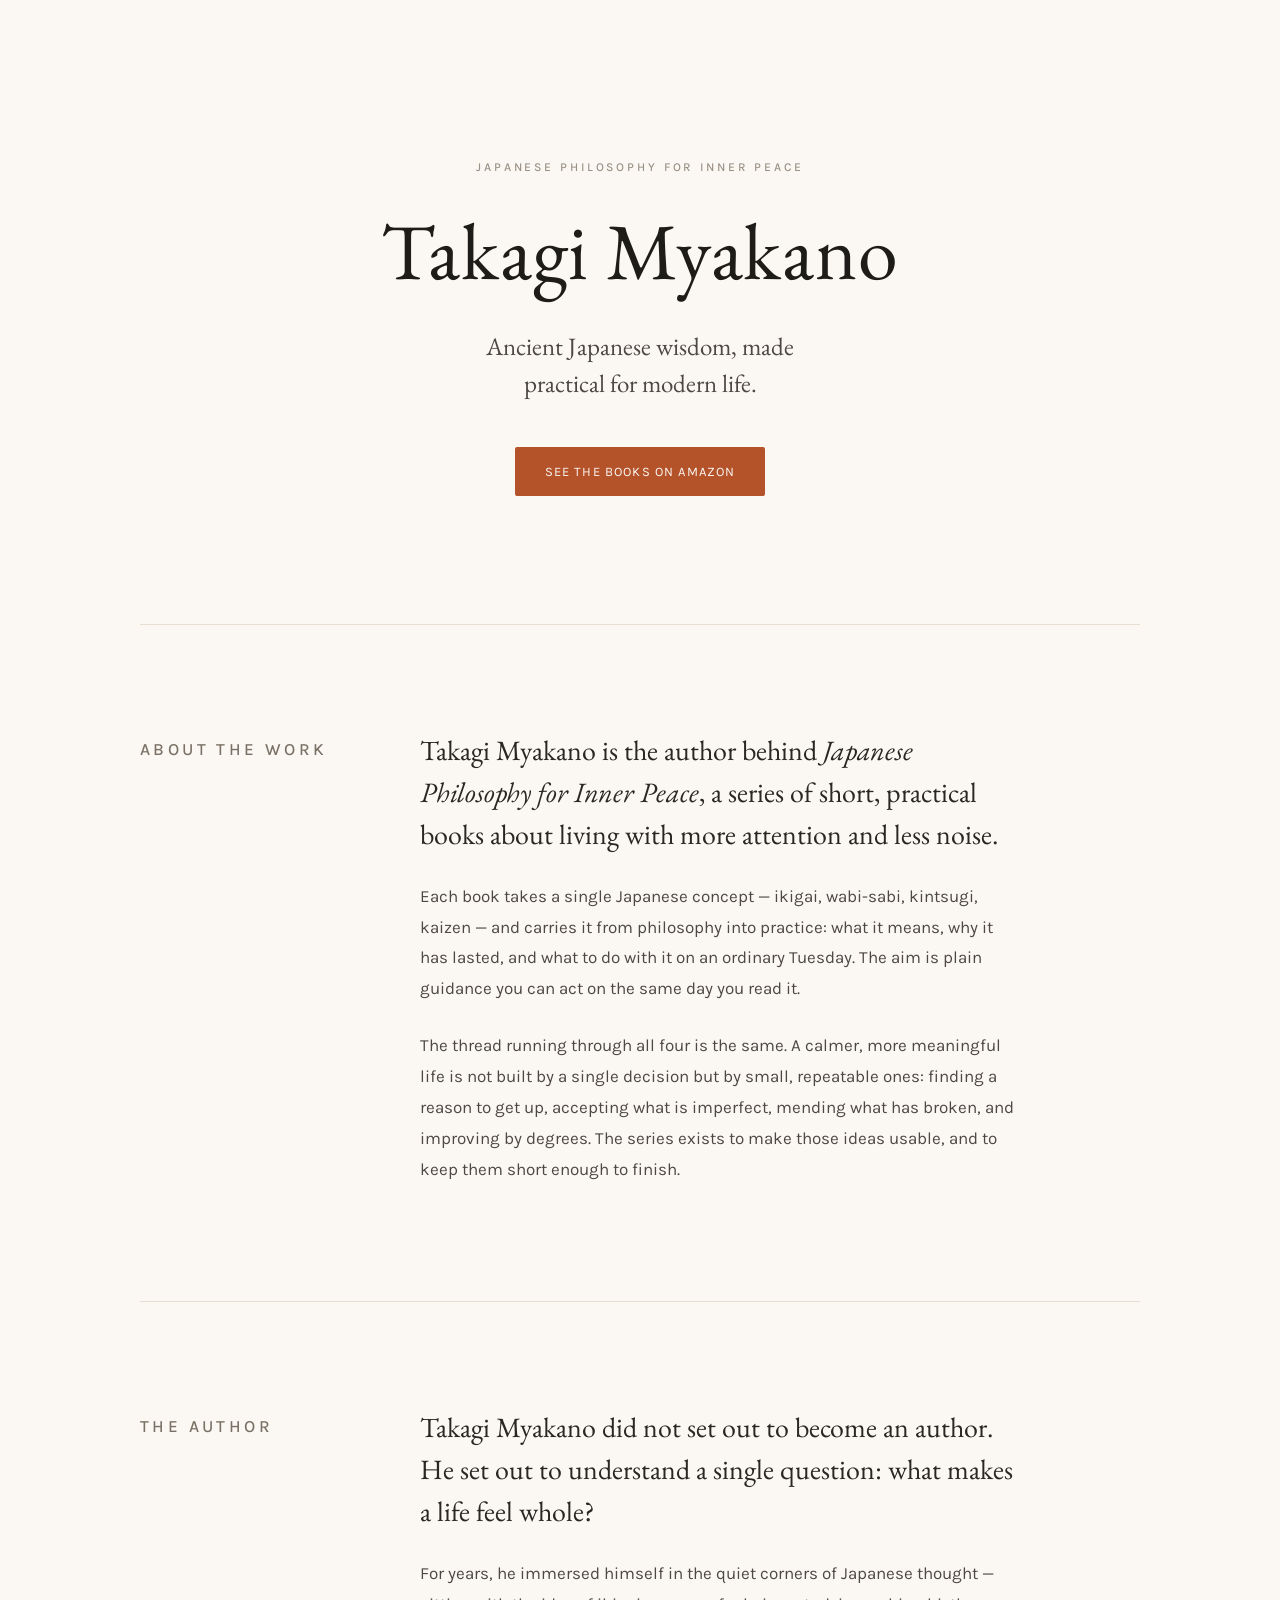
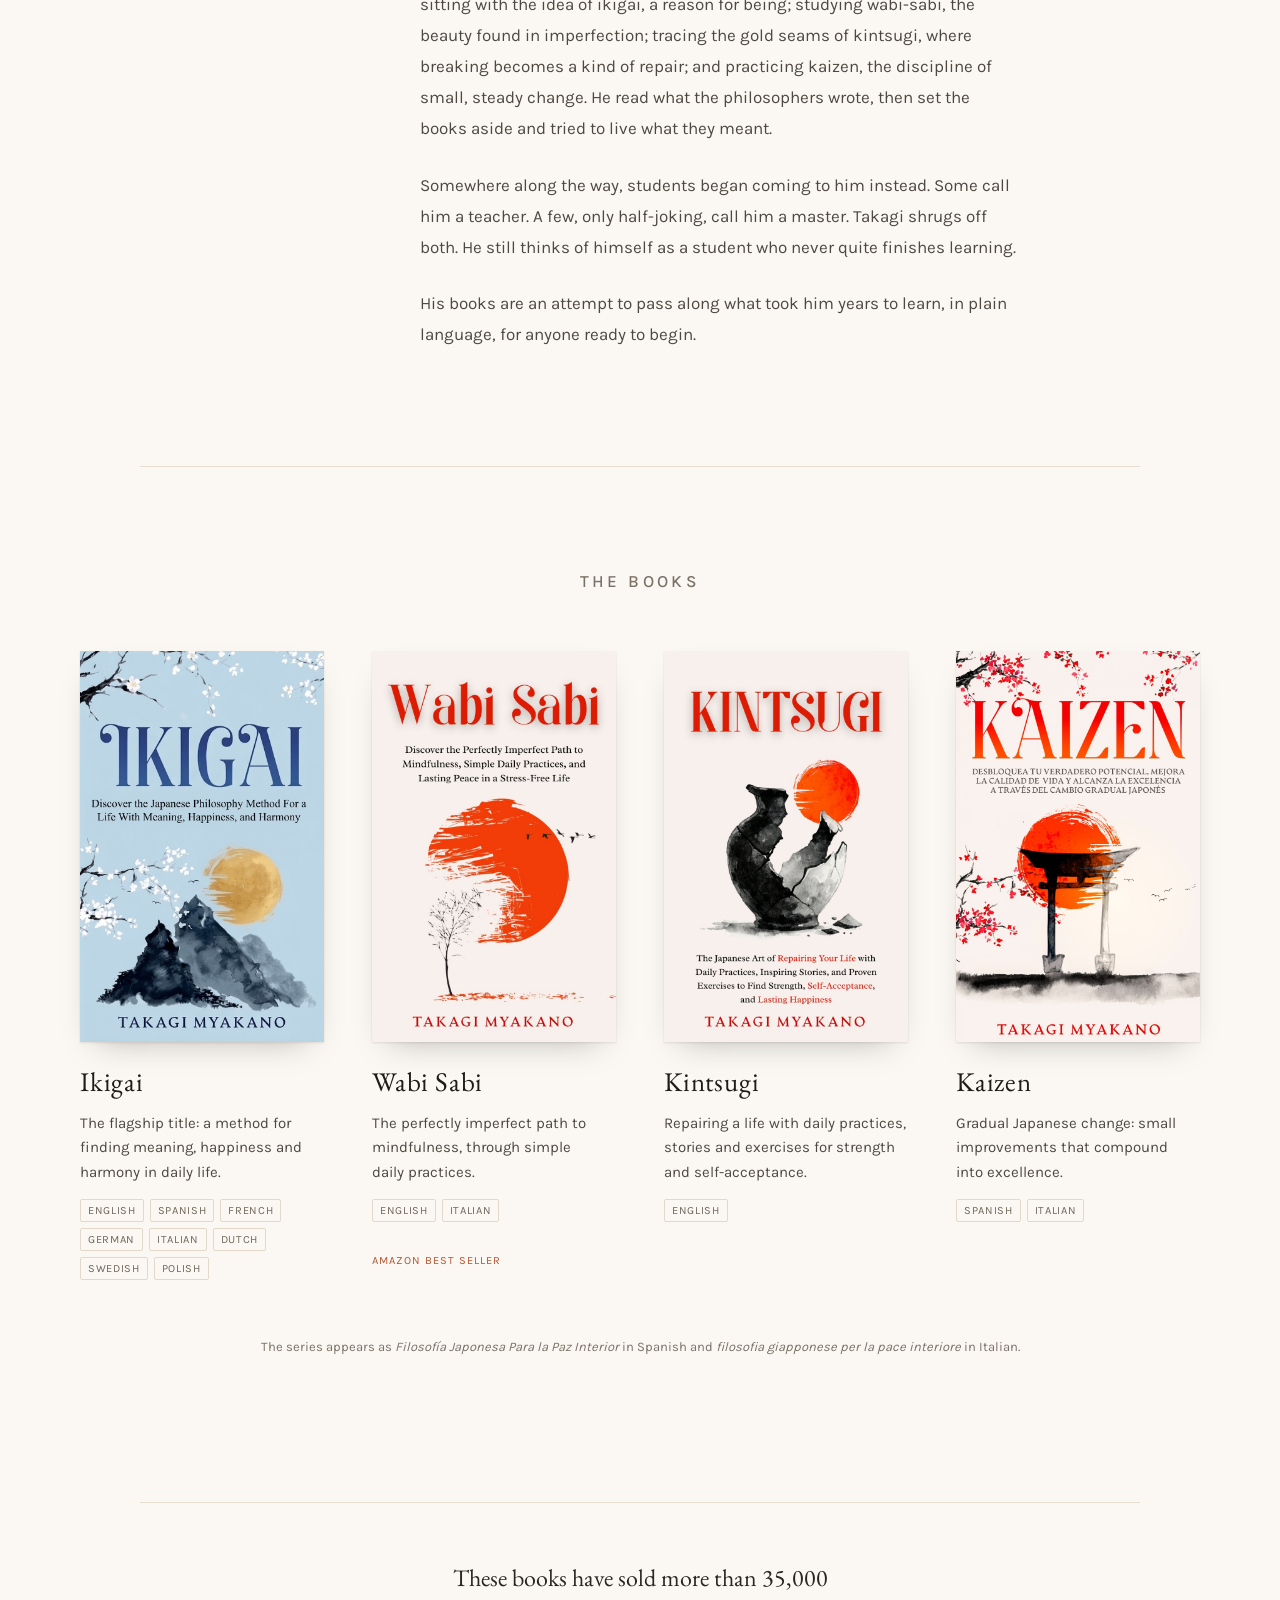
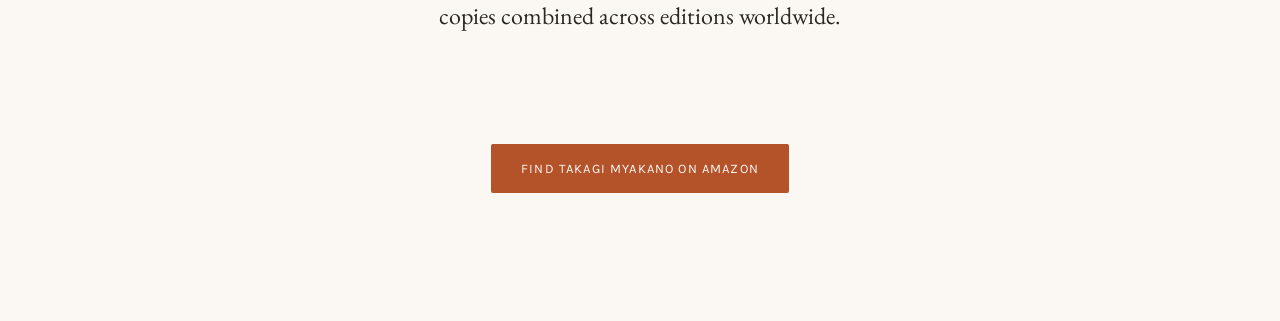
<file: index.html>
<!DOCTYPE html>
<html lang="en"><head>
<meta charset="utf-8">
<meta name="viewport" content="width=device-width, initial-scale=1">

<!-- ===== SEO: the point of this site is to rank for the author's name ===== -->
<title>Takagi Myakano — Japanese Philosophy for Inner Peace</title>
<meta name="description" content="Takagi Myakano is the author behind Japanese Philosophy for Inner Peace: short, practical books on ikigai, wabi-sabi, kintsugi and kaizen.">
<!-- Add once the real domain is live:
<link rel="canonical" href="https://YOUR-DOMAIN.com/" />
<meta property="og:url" content="https://YOUR-DOMAIN.com/" />
<meta property="og:image" content="https://YOUR-DOMAIN.com/ikigai-en.jpg" />
-->

<meta property="og:type" content="website">
<meta property="og:title" content="Takagi Myakano — Japanese Philosophy for Inner Peace">
<meta property="og:description" content="Ancient Japanese wisdom, made practical for modern life.">
<meta name="twitter:card" content="summary_large_image">

<link rel="preconnect" href="https://fonts.googleapis.com">
<link rel="preconnect" href="https://fonts.gstatic.com" crossorigin="">
<style>/* cyrillic-ext */
@font-face {
  font-family: 'EB Garamond';
  font-style: italic;
  font-weight: 400;
  font-display: swap;
  src: url("font-01.woff2") format('woff2');
  unicode-range: U+0460-052F, U+1C80-1C8A, U+20B4, U+2DE0-2DFF, U+A640-A69F, U+FE2E-FE2F;
}
/* cyrillic */
@font-face {
  font-family: 'EB Garamond';
  font-style: italic;
  font-weight: 400;
  font-display: swap;
  src: url("font-02.woff2") format('woff2');
  unicode-range: U+0301, U+0400-045F, U+0490-0491, U+04B0-04B1, U+2116;
}
/* greek-ext */
@font-face {
  font-family: 'EB Garamond';
  font-style: italic;
  font-weight: 400;
  font-display: swap;
  src: url("font-03.woff2") format('woff2');
  unicode-range: U+1F00-1FFF;
}
/* greek */
@font-face {
  font-family: 'EB Garamond';
  font-style: italic;
  font-weight: 400;
  font-display: swap;
  src: url("font-04.woff2") format('woff2');
  unicode-range: U+0370-0377, U+037A-037F, U+0384-038A, U+038C, U+038E-03A1, U+03A3-03FF;
}
/* vietnamese */
@font-face {
  font-family: 'EB Garamond';
  font-style: italic;
  font-weight: 400;
  font-display: swap;
  src: url("font-05.woff2") format('woff2');
  unicode-range: U+0102-0103, U+0110-0111, U+0128-0129, U+0168-0169, U+01A0-01A1, U+01AF-01B0, U+0300-0301, U+0303-0304, U+0308-0309, U+0323, U+0329, U+1EA0-1EF9, U+20AB;
}
/* latin-ext */
@font-face {
  font-family: 'EB Garamond';
  font-style: italic;
  font-weight: 400;
  font-display: swap;
  src: url("font-06.woff2") format('woff2');
  unicode-range: U+0100-02BA, U+02BD-02C5, U+02C7-02CC, U+02CE-02D7, U+02DD-02FF, U+0304, U+0308, U+0329, U+1D00-1DBF, U+1E00-1E9F, U+1EF2-1EFF, U+2020, U+20A0-20AB, U+20AD-20C4, U+2113, U+2C60-2C7F, U+A720-A7FF;
}
/* latin */
@font-face {
  font-family: 'EB Garamond';
  font-style: italic;
  font-weight: 400;
  font-display: swap;
  src: url("font-07.woff2") format('woff2');
  unicode-range: U+0000-00FF, U+0131, U+0152-0153, U+02BB-02BC, U+02C6, U+02DA, U+02DC, U+0304, U+0308, U+0329, U+2000-206F, U+20AC, U+2122, U+2191, U+2193, U+2212, U+2215, U+FEFF, U+FFFD;
}
/* cyrillic-ext */
@font-face {
  font-family: 'EB Garamond';
  font-style: normal;
  font-weight: 400;
  font-display: swap;
  src: url("font-08.woff2") format('woff2');
  unicode-range: U+0460-052F, U+1C80-1C8A, U+20B4, U+2DE0-2DFF, U+A640-A69F, U+FE2E-FE2F;
}
/* cyrillic */
@font-face {
  font-family: 'EB Garamond';
  font-style: normal;
  font-weight: 400;
  font-display: swap;
  src: url("font-09.woff2") format('woff2');
  unicode-range: U+0301, U+0400-045F, U+0490-0491, U+04B0-04B1, U+2116;
}
/* greek-ext */
@font-face {
  font-family: 'EB Garamond';
  font-style: normal;
  font-weight: 400;
  font-display: swap;
  src: url("font-10.woff2") format('woff2');
  unicode-range: U+1F00-1FFF;
}
/* greek */
@font-face {
  font-family: 'EB Garamond';
  font-style: normal;
  font-weight: 400;
  font-display: swap;
  src: url("font-11.woff2") format('woff2');
  unicode-range: U+0370-0377, U+037A-037F, U+0384-038A, U+038C, U+038E-03A1, U+03A3-03FF;
}
/* vietnamese */
@font-face {
  font-family: 'EB Garamond';
  font-style: normal;
  font-weight: 400;
  font-display: swap;
  src: url("font-12.woff2") format('woff2');
  unicode-range: U+0102-0103, U+0110-0111, U+0128-0129, U+0168-0169, U+01A0-01A1, U+01AF-01B0, U+0300-0301, U+0303-0304, U+0308-0309, U+0323, U+0329, U+1EA0-1EF9, U+20AB;
}
/* latin-ext */
@font-face {
  font-family: 'EB Garamond';
  font-style: normal;
  font-weight: 400;
  font-display: swap;
  src: url("font-13.woff2") format('woff2');
  unicode-range: U+0100-02BA, U+02BD-02C5, U+02C7-02CC, U+02CE-02D7, U+02DD-02FF, U+0304, U+0308, U+0329, U+1D00-1DBF, U+1E00-1E9F, U+1EF2-1EFF, U+2020, U+20A0-20AB, U+20AD-20C4, U+2113, U+2C60-2C7F, U+A720-A7FF;
}
/* latin */
@font-face {
  font-family: 'EB Garamond';
  font-style: normal;
  font-weight: 400;
  font-display: swap;
  src: url("font-14.woff2") format('woff2');
  unicode-range: U+0000-00FF, U+0131, U+0152-0153, U+02BB-02BC, U+02C6, U+02DA, U+02DC, U+0304, U+0308, U+0329, U+2000-206F, U+20AC, U+2122, U+2191, U+2193, U+2212, U+2215, U+FEFF, U+FFFD;
}
/* cyrillic-ext */
@font-face {
  font-family: 'EB Garamond';
  font-style: normal;
  font-weight: 500;
  font-display: swap;
  src: url("font-08.woff2") format('woff2');
  unicode-range: U+0460-052F, U+1C80-1C8A, U+20B4, U+2DE0-2DFF, U+A640-A69F, U+FE2E-FE2F;
}
/* cyrillic */
@font-face {
  font-family: 'EB Garamond';
  font-style: normal;
  font-weight: 500;
  font-display: swap;
  src: url("font-09.woff2") format('woff2');
  unicode-range: U+0301, U+0400-045F, U+0490-0491, U+04B0-04B1, U+2116;
}
/* greek-ext */
@font-face {
  font-family: 'EB Garamond';
  font-style: normal;
  font-weight: 500;
  font-display: swap;
  src: url("font-10.woff2") format('woff2');
  unicode-range: U+1F00-1FFF;
}
/* greek */
@font-face {
  font-family: 'EB Garamond';
  font-style: normal;
  font-weight: 500;
  font-display: swap;
  src: url("font-11.woff2") format('woff2');
  unicode-range: U+0370-0377, U+037A-037F, U+0384-038A, U+038C, U+038E-03A1, U+03A3-03FF;
}
/* vietnamese */
@font-face {
  font-family: 'EB Garamond';
  font-style: normal;
  font-weight: 500;
  font-display: swap;
  src: url("font-12.woff2") format('woff2');
  unicode-range: U+0102-0103, U+0110-0111, U+0128-0129, U+0168-0169, U+01A0-01A1, U+01AF-01B0, U+0300-0301, U+0303-0304, U+0308-0309, U+0323, U+0329, U+1EA0-1EF9, U+20AB;
}
/* latin-ext */
@font-face {
  font-family: 'EB Garamond';
  font-style: normal;
  font-weight: 500;
  font-display: swap;
  src: url("font-13.woff2") format('woff2');
  unicode-range: U+0100-02BA, U+02BD-02C5, U+02C7-02CC, U+02CE-02D7, U+02DD-02FF, U+0304, U+0308, U+0329, U+1D00-1DBF, U+1E00-1E9F, U+1EF2-1EFF, U+2020, U+20A0-20AB, U+20AD-20C4, U+2113, U+2C60-2C7F, U+A720-A7FF;
}
/* latin */
@font-face {
  font-family: 'EB Garamond';
  font-style: normal;
  font-weight: 500;
  font-display: swap;
  src: url("font-14.woff2") format('woff2');
  unicode-range: U+0000-00FF, U+0131, U+0152-0153, U+02BB-02BC, U+02C6, U+02DA, U+02DC, U+0304, U+0308, U+0329, U+2000-206F, U+20AC, U+2122, U+2191, U+2193, U+2212, U+2215, U+FEFF, U+FFFD;
}
/* latin-ext */
@font-face {
  font-family: 'Karla';
  font-style: normal;
  font-weight: 400;
  font-display: swap;
  src: url("font-15.woff2") format('woff2');
  unicode-range: U+0100-02BA, U+02BD-02C5, U+02C7-02CC, U+02CE-02D7, U+02DD-02FF, U+0304, U+0308, U+0329, U+1D00-1DBF, U+1E00-1E9F, U+1EF2-1EFF, U+2020, U+20A0-20AB, U+20AD-20C4, U+2113, U+2C60-2C7F, U+A720-A7FF;
}
/* latin */
@font-face {
  font-family: 'Karla';
  font-style: normal;
  font-weight: 400;
  font-display: swap;
  src: url("font-16.woff2") format('woff2');
  unicode-range: U+0000-00FF, U+0131, U+0152-0153, U+02BB-02BC, U+02C6, U+02DA, U+02DC, U+0304, U+0308, U+0329, U+2000-206F, U+20AC, U+2122, U+2191, U+2193, U+2212, U+2215, U+FEFF, U+FFFD;
}
/* latin-ext */
@font-face {
  font-family: 'Karla';
  font-style: normal;
  font-weight: 500;
  font-display: swap;
  src: url("font-15.woff2") format('woff2');
  unicode-range: U+0100-02BA, U+02BD-02C5, U+02C7-02CC, U+02CE-02D7, U+02DD-02FF, U+0304, U+0308, U+0329, U+1D00-1DBF, U+1E00-1E9F, U+1EF2-1EFF, U+2020, U+20A0-20AB, U+20AD-20C4, U+2113, U+2C60-2C7F, U+A720-A7FF;
}
/* latin */
@font-face {
  font-family: 'Karla';
  font-style: normal;
  font-weight: 500;
  font-display: swap;
  src: url("font-16.woff2") format('woff2');
  unicode-range: U+0000-00FF, U+0131, U+0152-0153, U+02BB-02BC, U+02C6, U+02DA, U+02DC, U+0304, U+0308, U+0329, U+2000-206F, U+20AC, U+2122, U+2191, U+2193, U+2212, U+2215, U+FEFF, U+FFFD;
}
</style>

<style>
  :root {
    --bg: #FBF8F3;
    --ink: #1E1C19;
    --ink-2: #2A2723;
    --body: #4E4842;
    --muted: #7A7166;
    --label: #9A9186;
    --rule: #E7DFD2;
    --chip: #E2D9CA;
    --accent: #B4522A;
    --accent-dark: #8E3F1F;
    --serif: 'EB Garamond', Georgia, serif;
    --sans: Karla, system-ui, -apple-system, sans-serif;
  }
  * { box-sizing: border-box; }
  html, body { margin: 0; padding: 0; }
  body {
    background: var(--bg);
    color: var(--ink);
    font-family: var(--sans);
    -webkit-font-smoothing: antialiased;
  }
  ::selection { background: #EADFCF; }
  a { color: var(--accent); text-decoration: none; }
  a:hover { color: var(--accent-dark); }
  img { max-width: 100%; }

  .wrap { max-width: 1080px; margin: 0 auto; padding-inline: 40px; }
  .wrap--wide { max-width: 1200px; }
  .rule { height: 1px; background: var(--rule); }
  .label {
    font-family: var(--sans); font-weight: 500; font-size: 12px; letter-spacing: 0.24em;
    text-transform: uppercase; color: var(--label); margin: 0; max-width: none;
  }

  .btn {
    display: inline-flex; align-items: center;
    padding: 17px 30px; border-radius: 2px;
    background: var(--accent); color: var(--bg);
    font-size: 13px; letter-spacing: 0.09em; text-transform: uppercase;
  }
  .btn:hover { background: var(--accent-dark); color: var(--bg); }

  /* Hero */
  .hero {
    padding-block: 160px 128px;
    display: flex; flex-direction: column; align-items: center;
    text-align: center; gap: 36px;
  }
  .hero h1 {
    font-family: var(--serif); font-weight: 400; font-size: 80px;
    line-height: 1.02; letter-spacing: 0.01em; margin: 0;
  }
  .hero p:not(.label) {
    font-family: var(--serif); font-size: 25px; line-height: 1.5;
    color: var(--body); margin: 0; max-width: 28ch; text-wrap: pretty;
  }
  .hero .btn { margin-top: 8px; }

  /* Two-column prose sections */
  .prose {
    padding-block: 104px 116px;
    display: grid; grid-template-columns: 220px 1fr; gap: 60px; align-items: start;
  }
  h2.label { font-size: 17px; letter-spacing: 0.2em; color: var(--muted); }
  .prose .label { margin-top: 10px; }
  .prose-body { display: flex; flex-direction: column; gap: 26px; max-width: 60ch; }
  .prose-body .prose-lead {
    font-family: var(--serif); font-size: 28px; line-height: 1.5;
    color: var(--ink-2); margin: 0; text-wrap: pretty;
  }
  .prose-body p { font-size: 17px; line-height: 1.82; color: var(--body); margin: 0; text-wrap: pretty; }

  /* Books */
  .books { padding-block: 104px 40px; }
  .books > .label { margin-bottom: 60px; text-align: center; }
  .book-grid { display: grid; grid-template-columns: repeat(4, 1fr); gap: 48px; align-items: start; }
  .book { display: flex; flex-direction: column; gap: 22px; }
  .book-cover {
    display: flex; align-items: flex-end; aspect-ratio: 0.625;
    box-shadow: 0 1px 2px rgba(30,28,25,0.10), 0 14px 32px -18px rgba(30,28,25,0.35);
    transition: box-shadow 180ms ease;
  }
  .book-cover:hover { box-shadow: 0 1px 2px rgba(30,28,25,0.14), 0 20px 40px -18px rgba(30,28,25,0.42); }
  .book-cover img { display: block; width: 100%; height: 100%; object-fit: cover; }
  .book-meta { display: flex; flex-direction: column; gap: 12px; }
  .book h3 {
    font-family: var(--serif); font-weight: 400; font-size: 27px;
    letter-spacing: 0.03em; margin: 0;
  }
  .book p { font-size: 15px; line-height: 1.65; color: var(--body); margin: 0; text-wrap: pretty; }
  .chips { display: flex; flex-wrap: wrap; gap: 6px; margin-top: 2px; list-style: none; padding: 0; }
  .chips li {
    font-size: 11px; letter-spacing: 0.06em; text-transform: uppercase;
    color: #6E6559; border: 1px solid var(--chip); border-radius: 2px; padding: 4px 7px;
  }
  .book p.rating { font-size: 13px; line-height: 1.6; color: var(--muted); margin-top: 2px; }
  .book p.bestseller {
    font-size: 11px; letter-spacing: 0.09em; text-transform: uppercase;
    color: var(--accent); margin-top: 2px;
  }
  .series-note { font-size: 13px; line-height: 1.7; color: var(--muted); margin: 40px 0 0; text-align: center; }

  /* Sales line */
  .proof { padding-top: 104px; }
  .proof-inner { border-top: 1px solid var(--rule); padding-top: 56px; text-align: center; }
  .proof p {
    font-family: var(--serif); font-size: 24px; line-height: 1.6;
    color: var(--ink-2); margin: 0 auto; max-width: 34ch; text-wrap: pretty;
  }

  footer { padding-block: 108px 128px; display: flex; justify-content: center; }


  @media (max-width: 900px) {
    .wrap { padding-inline: 28px; }
    .hero { padding-block: 104px 88px; }
    .hero h1 { font-size: 56px; }
    .hero p:not(.label) { font-size: 21px; }
    .prose { grid-template-columns: 1fr; gap: 24px; padding-block: 72px 80px; }
    .prose .label { margin-top: 0; }
    .prose-body .prose-lead { font-size: 23px; }
    h2.label { font-size: 15px; }
    .books { padding-block: 72px 32px; }
    .book-grid { grid-template-columns: repeat(2, 1fr); gap: 40px 32px; }
    .proof { padding-top: 72px; }
    .proof p { font-size: 21px; }
    footer { padding-block: 72px 96px; }
  }
  @media (max-width: 520px) {
    .hero h1 { font-size: 44px; }
    .book-grid { grid-template-columns: 1fr; gap: 48px; }
    .book-cover { max-width: 260px; }
    .book, .book-meta { align-items: center; text-align: center; }
    .chips { justify-content: center; }
  }
</style>
</head>
<body>


<!-- =====================================================================
     Outbound links are marked data-cta. Each cover points at its own Amazon
     product page; the hero and footer buttons point at the author store.
     ===================================================================== -->

<header class="wrap hero">
  <p class="label">Japanese Philosophy for Inner Peace</p>
  <h1>Takagi Myakano</h1>
  <p>Ancient Japanese wisdom, made practical for modern life.</p>
  <a class="btn" data-cta="hero" href="https://www.amazon.com/stores/Takagi-Myakano/author/B0GLZFG89K?ref=ap_rdr&amp;shoppingPortalEnabled=true&amp;ccs_id=c7dcc5d7-bfad-40f6-aceb-56969d80b4c9" target="_blank" rel="noopener">See the books on Amazon</a>
</header>

<div class="wrap"><div class="rule"></div></div>

<section class="wrap prose">
  <h2 class="label">About the work</h2>
  <div class="prose-body">
    <p class="prose-lead">Takagi Myakano is the author behind <em>Japanese Philosophy for Inner Peace</em>, a series of short, practical books about living with more attention and less noise.</p>
    <p>Each book takes a single Japanese concept — ikigai, wabi-sabi, kintsugi, kaizen — and carries it from philosophy into practice: what it means, why it has lasted, and what to do with it on an ordinary Tuesday. The aim is plain guidance you can act on the same day you read it.</p>
    <p>The thread running through all four is the same. A calmer, more meaningful life is not built by a single decision but by small, repeatable ones: finding a reason to get up, accepting what is imperfect, mending what has broken, and improving by degrees. The series exists to make those ideas usable, and to keep them short enough to finish.</p>
  </div>
</section>

<div class="wrap"><div class="rule"></div></div>

<section class="wrap prose">
  <h2 class="label">The author</h2>
  <div class="prose-body">
    <p class="prose-lead">Takagi Myakano did not set out to become an author. He set out to understand a single question: what makes a life feel whole?</p>
    <p>For years, he immersed himself in the quiet corners of Japanese thought — sitting with the idea of ikigai, a reason for being; studying wabi-sabi, the beauty found in imperfection; tracing the gold seams of kintsugi, where breaking becomes a kind of repair; and practicing kaizen, the discipline of small, steady change. He read what the philosophers wrote, then set the books aside and tried to live what they meant.</p>
    <p>Somewhere along the way, students began coming to him instead. Some call him a teacher. A few, only half-joking, call him a master. Takagi shrugs off both. He still thinks of himself as a student who never quite finishes learning.</p>
    <p>His books are an attempt to pass along what took him years to learn, in plain language, for anyone ready to begin.</p>
  </div>
</section>

<div class="wrap"><div class="rule"></div></div>

<section class="wrap wrap--wide books" id="books">
  <h2 class="label">The Books</h2>

  <div class="book-grid">

    <article class="book">
      <a class="book-cover" data-cta="ikigai" href="https://www.amazon.com/IKIGAI-Discover-Japanese-Philosophy-Happiness/dp/B0H4LHJZPG/" target="_blank" rel="noopener">
        <img src="ikigai-en.jpg" alt="IKIGAI by Takagi Myakano — book cover" width="800" height="1245" loading="lazy">
      </a>
      <div class="book-meta">
        <h3>Ikigai</h3>
        <p>The flagship title: a method for finding meaning, happiness and harmony in daily life.</p>
        <ul class="chips">
          <li>English</li><li>Spanish</li><li>French</li><li>German</li>
          <li>Italian</li><li>Dutch</li><li>Swedish</li><li>Polish</li>
        </ul>
      </div>
    </article>

    <article class="book">
      <a class="book-cover" data-cta="wabi-sabi" href="https://www.amazon.com/Wabi-Sabi-Mindfulness-Stress-Free-Philosophy-ebook/dp/B0FVNMMS9D?ref_=saga_ast_ss_dsk_dp" target="_blank" rel="noopener">
        <img src="wabi-sabi.jpg" alt="Wabi Sabi by Takagi Myakano — book cover" width="800" height="1236" loading="lazy">
      </a>
      <div class="book-meta">
        <h3>Wabi Sabi</h3>
        <p>The perfectly imperfect path to mindfulness, through simple daily practices.</p>
        <ul class="chips"><li>English</li><li>Italian</li></ul>
        <p class="bestseller">Amazon Best Seller</p>
      </div>
    </article>

    <article class="book">
      <a class="book-cover" data-cta="kintsugi" href="https://www.amazon.com/Kintsugi-Repairing-Practices-Self-Acceptance-Philosophy-ebook/dp/B0GNT7WZGG?ref_=saga_ast_ss_dsk_dp" target="_blank" rel="noopener">
        <img src="kintsugi.jpg" alt="Kintsugi by Takagi Myakano — book cover" width="800" height="1236" loading="lazy">
      </a>
      <div class="book-meta">
        <h3>Kintsugi</h3>
        <p>Repairing a life with daily practices, stories and exercises for strength and self-acceptance.</p>
        <ul class="chips"><li>English</li></ul>
      </div>
    </article>

    <article class="book">
      <a class="book-cover" data-cta="kaizen" href="https://www.amazon.ca/KAIZEN-Desbloquea-Verdadero-Potencial-Excelencia-ebook/dp/B0CNTMSLZW?ref_=ast_author_dp&amp;th=1&amp;psc=1" target="_blank" rel="noopener">
        <img src="kaizen.jpg" alt="KAIZEN by Takagi Myakano — book cover" width="800" height="1279" loading="lazy">
      </a>
      <div class="book-meta">
        <h3>Kaizen</h3>
        <p>Gradual Japanese change: small improvements that compound into excellence.</p>
        <ul class="chips"><li>Spanish</li><li>Italian</li></ul>
      </div>
    </article>

  </div>

  <p class="series-note">The series appears as <em>Filosofía Japonesa Para la Paz Interior</em> in Spanish and <em>filosofia giapponese per la pace interiore</em> in Italian.</p>
</section>


<section class="wrap proof">
  <div class="proof-inner">
    <p>These books have sold more than 35,000 copies combined across editions worldwide.</p>
  </div>
</section>

<footer class="wrap">
  <a class="btn" data-cta="footer" href="https://www.amazon.com/stores/Takagi-Myakano/author/B0GLZFG89K?ref=ap_rdr&amp;shoppingPortalEnabled=true&amp;ccs_id=c7dcc5d7-bfad-40f6-aceb-56969d80b4c9" target="_blank" rel="noopener">Find Takagi Myakano on Amazon</a>
</footer>

<!-- Structured data: helps Google connect the name to the body of work.
     Replace the URLs marked REPLACE before launch. -->
<script type="application/ld+json">
{
  "@context": "https://schema.org",
  "@type": "Person",
  "name": "Takagi Myakano",
  "jobTitle": "Author",
  "description": "Author of Japanese Philosophy for Inner Peace, a series of short, practical books on ikigai, wabi-sabi, kintsugi and kaizen.",
  "sameAs": ["https://www.amazon.com/stores/Takagi-Myakano/author/B0GLZFG89K"]
}
</script>



</body></html>
</file>
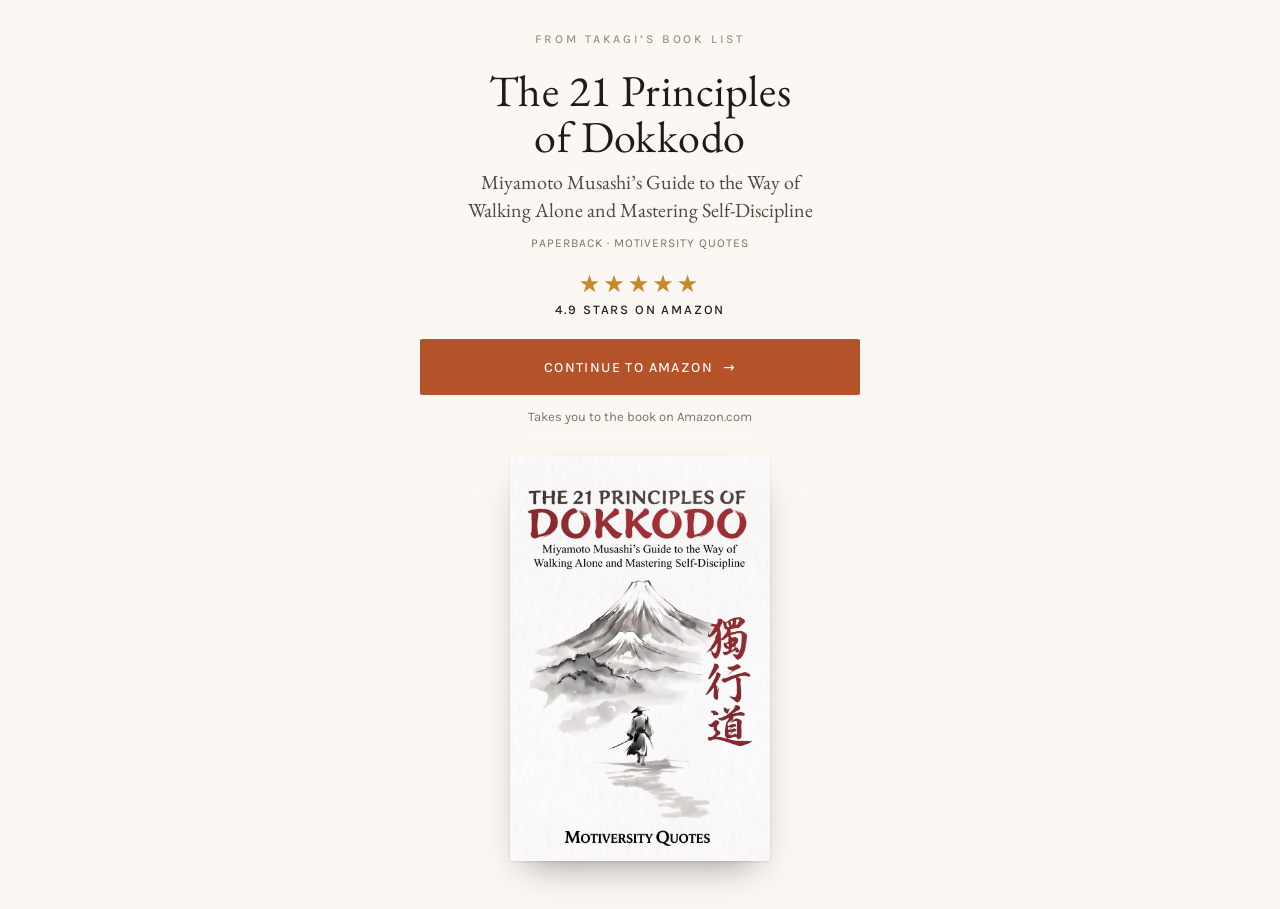
<file: dokkodo.html>
<!DOCTYPE html>
<html lang="en">
<head>
<meta charset="utf-8">
<meta name="viewport" content="width=device-width, initial-scale=1, viewport-fit=cover">
<title>The 21 Principles of Dokkodo — Takagi Myakano</title>
<!-- Hidden page: reached only from Meta ads. Keep it out of search results. -->
<meta name="robots" content="noindex, nofollow">
<link rel="stylesheet" href="bridge.css">
<script src="pixel.js" data-book="The 21 Principles of Dokkodo"></script>
</head>
<body>
<noscript><img height="1" width="1" style="display:none" alt="" src="https://www.facebook.com/tr?id=1477863464188683&amp;ev=PageView&amp;noscript=1"></noscript>
<main class="bridge">
  <p class="brand">From Takagi’s Book List</p>
  <div class="titles">
    <h1>The 21 Principles of Dokkodo</h1>
    <p class="sub">Miyamoto Musashi’s Guide to the Way of Walking Alone and Mastering Self-Discipline</p>
    <p class="by">Paperback · Motiversity Quotes</p>
  </div>
  <div class="rating" role="img" aria-label="4.9 out of 5 stars on Amazon">
    <span class="stars" aria-hidden="true"><span style="width:98.0%"></span></span>
    <p class="rating-text">4.9 stars on Amazon</p>
  </div>
  <a class="go" data-amazon href="https://www.amazon.com/dp/B0H4LS25HL?maas=maas_adg_B9388CAC675A04DD5571602705A2736A_afap_abs&amp;ref_=aa_maas&amp;tag=maas">Continue to Amazon <span aria-hidden="true">→</span></a>
  <p class="note">Takes you to the book on Amazon.com</p>
  <figure class="cover">
    <img src="dokkodo.jpg" alt="The 21 Principles of Dokkodo by Motiversity Quotes — book cover" width="800" height="1244">
  </figure>
</main>
</body>
</html>
</file>
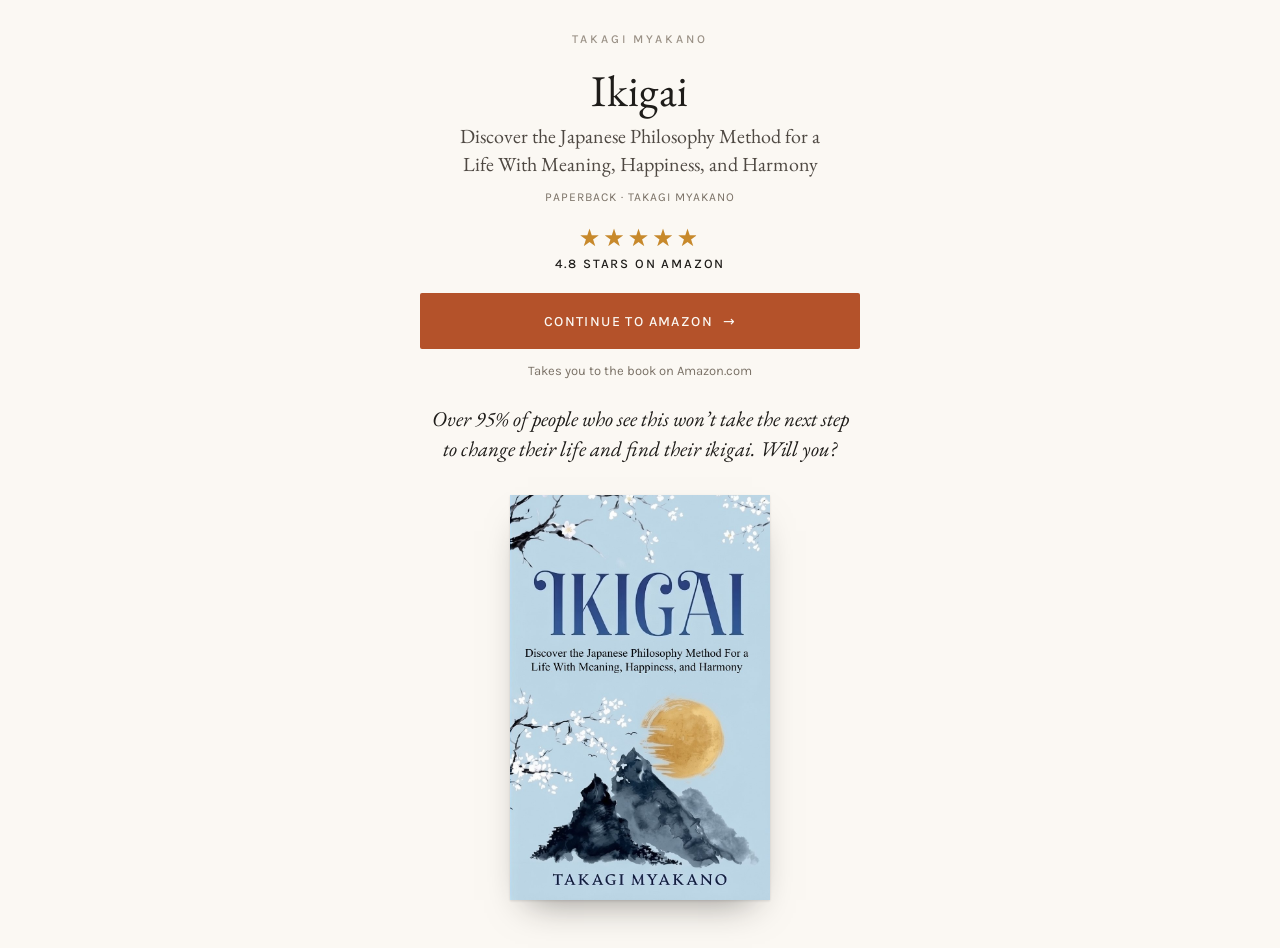
<file: findyourikigai.html>
<!DOCTYPE html>
<html lang="en">
<head>
<meta charset="utf-8">
<meta name="viewport" content="width=device-width, initial-scale=1, viewport-fit=cover">
<title>Ikigai — Takagi Myakano</title>
<!-- Hidden page: reached only from Meta ads. Keep it out of search results. -->
<meta name="robots" content="noindex, nofollow">
<link rel="stylesheet" href="bridge.css">
<style>.nudge{margin:4px 0 0;font-family:var(--serif);font-style:italic;font-size:21px;line-height:1.4;color:var(--ink);text-wrap:balance}</style>
<script src="pixel.js" data-book="Ikigai"></script>
</head>
<body>
<noscript><img height="1" width="1" style="display:none" alt="" src="https://www.facebook.com/tr?id=1477863464188683&amp;ev=PageView&amp;noscript=1"></noscript>
<main class="bridge">
  <p class="brand">Takagi Myakano</p>
  <div class="titles">
    <h1>Ikigai</h1>
    <p class="sub">Discover the Japanese Philosophy Method for a Life With Meaning, Happiness, and Harmony</p>
    <p class="by">Paperback · Takagi Myakano</p>
  </div>
  <div class="rating" role="img" aria-label="4.8 out of 5 stars on Amazon">
    <span class="stars" aria-hidden="true"><span style="width:96.0%"></span></span>
    <p class="rating-text">4.8 stars on Amazon</p>
  </div>
  <a class="go" data-amazon href="https://www.amazon.com/IKIGAI-Discover-Japanese-Philosophy-Happiness/dp/B0H4LHJZPG/?maas=maas_adg_466FFDE014293BCD6DE81405355CD2B7_afap_abs&amp;ref_=aa_maas&amp;tag=maas">Continue to Amazon <span aria-hidden="true">→</span></a>
  <p class="note">Takes you to the book on Amazon.com</p>
  <p class="nudge">Over 95% of people who see this won’t take the next step to change their life and find their ikigai. Will you?</p>
  <figure class="cover">
    <img src="ikigai-en.jpg" alt="Ikigai by Takagi Myakano — book cover" width="800" height="1245">
  </figure>
</main>
</body>
</html>
</file>
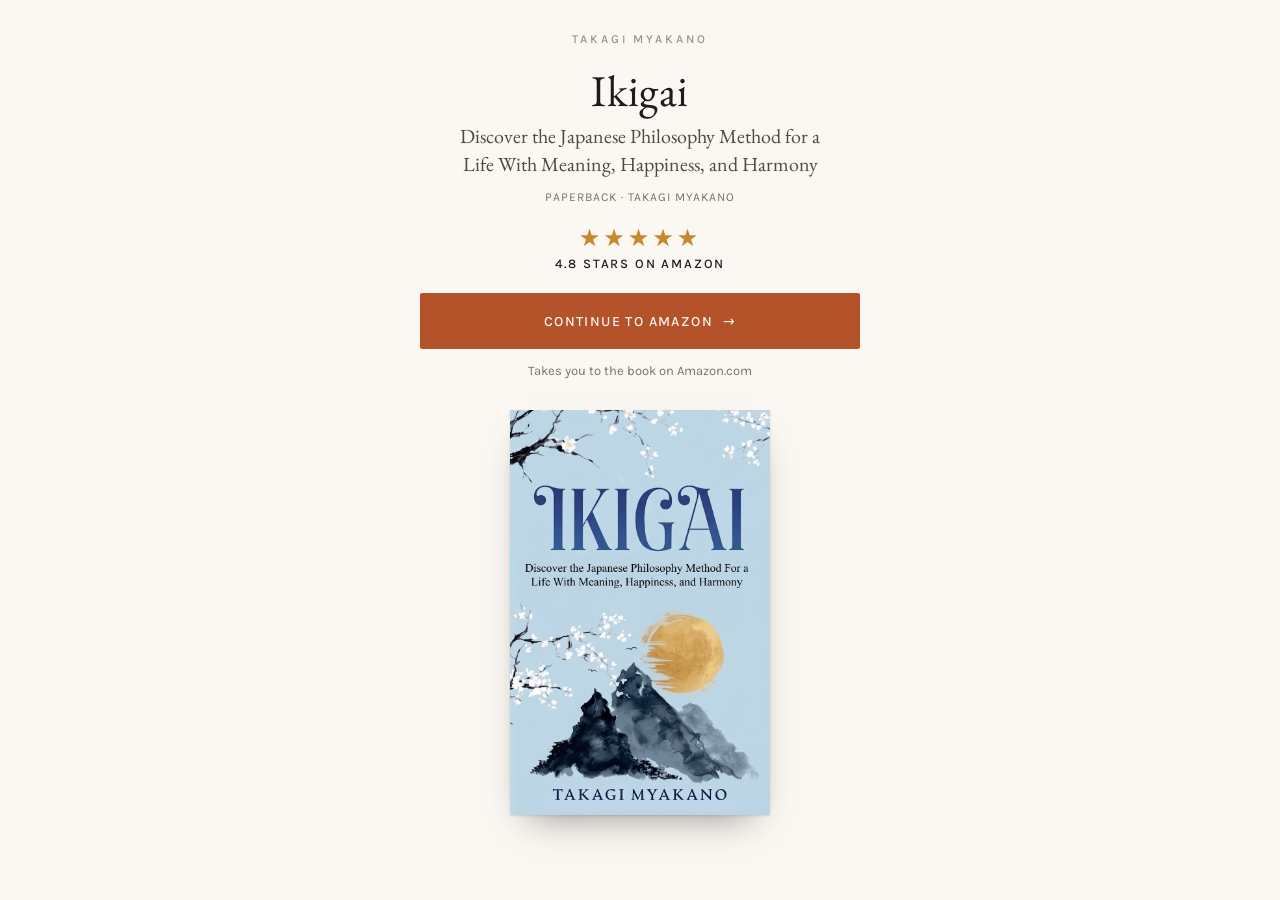
<file: ikigai.html>
<!DOCTYPE html>
<html lang="en">
<head>
<meta charset="utf-8">
<meta name="viewport" content="width=device-width, initial-scale=1, viewport-fit=cover">
<title>Ikigai — Takagi Myakano</title>
<!-- Hidden page: reached only from Meta ads. Keep it out of search results. -->
<meta name="robots" content="noindex, nofollow">
<link rel="stylesheet" href="bridge.css">
<script src="pixel.js" data-book="Ikigai"></script>
</head>
<body>
<noscript><img height="1" width="1" style="display:none" alt="" src="https://www.facebook.com/tr?id=1477863464188683&amp;ev=PageView&amp;noscript=1"></noscript>
<main class="bridge">
  <p class="brand">Takagi Myakano</p>
  <div class="titles">
    <h1>Ikigai</h1>
    <p class="sub">Discover the Japanese Philosophy Method for a Life With Meaning, Happiness, and Harmony</p>
    <p class="by">Paperback · Takagi Myakano</p>
  </div>
  <div class="rating" role="img" aria-label="4.8 out of 5 stars on Amazon">
    <span class="stars" aria-hidden="true"><span style="width:96.0%"></span></span>
    <p class="rating-text">4.8 stars on Amazon</p>
  </div>
  <a class="go" data-amazon href="https://www.amazon.com/IKIGAI-Discover-Japanese-Philosophy-Happiness/dp/B0H4LHJZPG/?maas=maas_adg_1695EA81CED0FB009C2DA5C211808998_afap_abs&amp;ref_=aa_maas&amp;tag=maas">Continue to Amazon <span aria-hidden="true">→</span></a>
  <p class="note">Takes you to the book on Amazon.com</p>
  <figure class="cover">
    <img src="ikigai-en.jpg" alt="Ikigai by Takagi Myakano — book cover" width="800" height="1245">
  </figure>
</main>
</body>
</html>
</file>
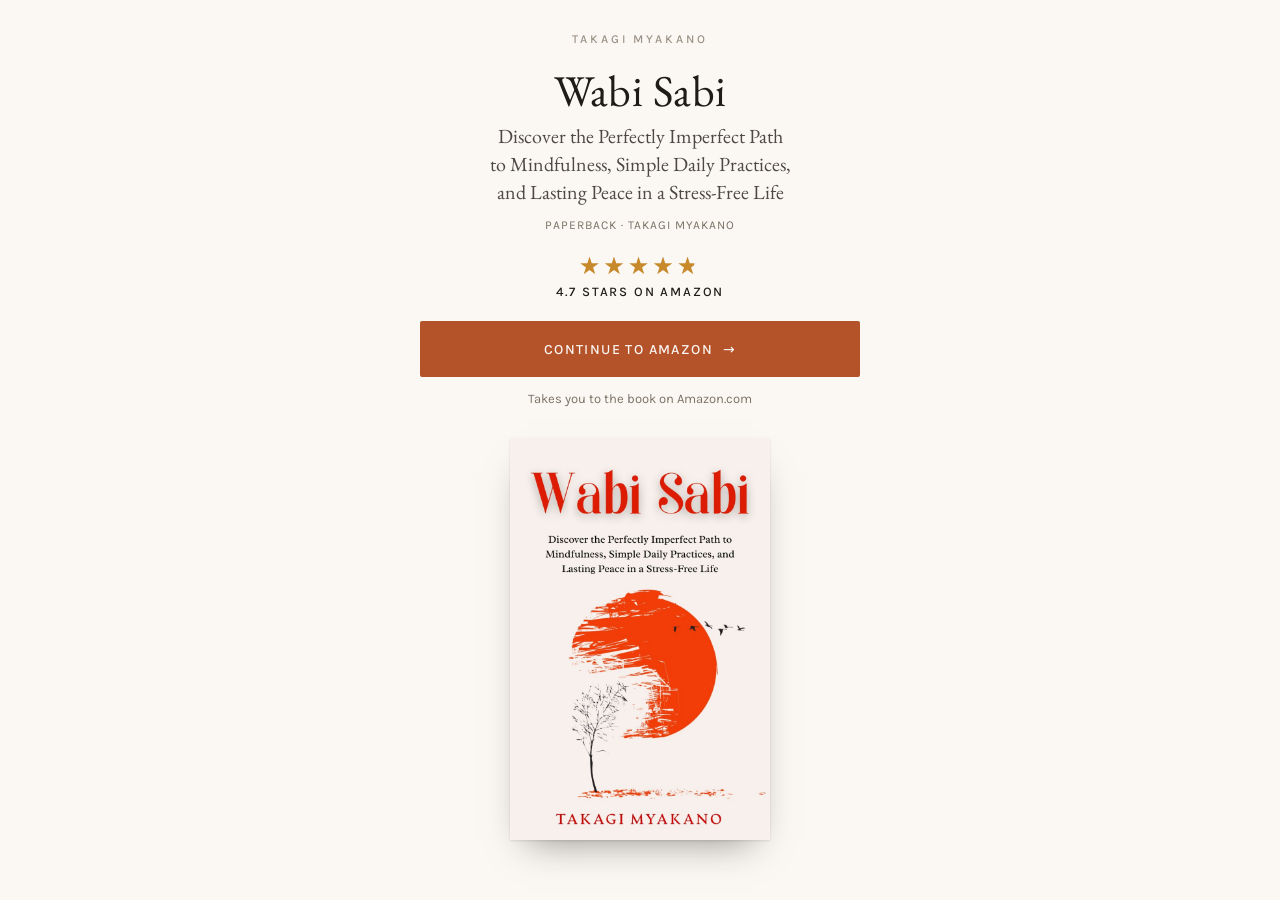
<file: wabi-sabi.html>
<!DOCTYPE html>
<html lang="en">
<head>
<meta charset="utf-8">
<meta name="viewport" content="width=device-width, initial-scale=1, viewport-fit=cover">
<title>Wabi Sabi — Takagi Myakano</title>
<!-- Hidden page: reached only from Meta ads. Keep it out of search results. -->
<meta name="robots" content="noindex, nofollow">
<link rel="stylesheet" href="bridge.css">
<script src="pixel.js" data-book="Wabi Sabi"></script>
</head>
<body>
<noscript><img height="1" width="1" style="display:none" alt="" src="https://www.facebook.com/tr?id=1477863464188683&amp;ev=PageView&amp;noscript=1"></noscript>
<main class="bridge">
  <p class="brand">Takagi Myakano</p>
  <div class="titles">
    <h1>Wabi Sabi</h1>
    <p class="sub">Discover the Perfectly Imperfect Path to Mindfulness, Simple Daily Practices, and Lasting Peace in a Stress-Free Life</p>
    <p class="by">Paperback · Takagi Myakano</p>
  </div>
  <div class="rating" role="img" aria-label="4.7 out of 5 stars on Amazon">
    <span class="stars" aria-hidden="true"><span style="width:94.0%"></span></span>
    <p class="rating-text">4.7 stars on Amazon</p>
  </div>
  <a class="go" data-amazon href="https://www.amazon.com/Wabi-Sabi-Mindfulness-Stress-Free-Philosophy/dp/B0G3GPV1W1/?maas=maas_adg_6058445879924731EFE8AC194ED70DEE_afap_abs&amp;ref_=aa_maas&amp;tag=maas">Continue to Amazon <span aria-hidden="true">→</span></a>
  <p class="note">Takes you to the book on Amazon.com</p>
  <figure class="cover">
    <img src="wabi-sabi.jpg" alt="Wabi Sabi by Takagi Myakano — book cover" width="800" height="1236">
  </figure>
</main>
</body>
</html>
</file>
<file: bridge.css>
/* Bridge pages: the stop between a Meta ad and the Amazon listing.
   One screen, one action. Same type and palette as the main site. */
@font-face {
  font-family: 'EB Garamond';
  font-style: italic;
  font-weight: 400;
  font-display: swap;
  src: url("font-07.woff2") format('woff2');
  unicode-range: U+0000-00FF, U+0131, U+0152-0153, U+02BB-02BC, U+02C6, U+02DA, U+02DC, U+0304, U+0308, U+0329, U+2000-206F, U+20AC, U+2122, U+2191, U+2193, U+2212, U+2215, U+FEFF, U+FFFD;
}
@font-face {
  font-family: 'EB Garamond';
  font-style: normal;
  font-weight: 400;
  font-display: swap;
  src: url("font-14.woff2") format('woff2');
  unicode-range: U+0000-00FF, U+0131, U+0152-0153, U+02BB-02BC, U+02C6, U+02DA, U+02DC, U+0304, U+0308, U+0329, U+2000-206F, U+20AC, U+2122, U+2191, U+2193, U+2212, U+2215, U+FEFF, U+FFFD;
}
@font-face {
  font-family: 'EB Garamond';
  font-style: normal;
  font-weight: 500;
  font-display: swap;
  src: url("font-14.woff2") format('woff2');
  unicode-range: U+0000-00FF, U+0131, U+0152-0153, U+02BB-02BC, U+02C6, U+02DA, U+02DC, U+0304, U+0308, U+0329, U+2000-206F, U+20AC, U+2122, U+2191, U+2193, U+2212, U+2215, U+FEFF, U+FFFD;
}
@font-face {
  font-family: 'Karla';
  font-style: normal;
  font-weight: 400;
  font-display: swap;
  src: url("font-16.woff2") format('woff2');
  unicode-range: U+0000-00FF, U+0131, U+0152-0153, U+02BB-02BC, U+02C6, U+02DA, U+02DC, U+0304, U+0308, U+0329, U+2000-206F, U+20AC, U+2122, U+2191, U+2193, U+2212, U+2215, U+FEFF, U+FFFD;
}
@font-face {
  font-family: 'Karla';
  font-style: normal;
  font-weight: 500;
  font-display: swap;
  src: url("font-16.woff2") format('woff2');
  unicode-range: U+0000-00FF, U+0131, U+0152-0153, U+02BB-02BC, U+02C6, U+02DA, U+02DC, U+0304, U+0308, U+0329, U+2000-206F, U+20AC, U+2122, U+2191, U+2193, U+2212, U+2215, U+FEFF, U+FFFD;
}
:root {
  --bg: #FBF8F3; --ink: #1E1C19; --body: #4E4842; --muted: #7A7166;
  --label: #9A9186; --star: #C8892B; --rule: #E7DFD2; --accent: #B4522A; --accent-dark: #8E3F1F;
  --serif: 'EB Garamond', Georgia, serif;
  --sans: Karla, system-ui, -apple-system, sans-serif;
  color-scheme: light;
}
* { box-sizing: border-box; }
html, body { margin: 0; }
body {
  background: var(--bg); color: var(--ink); font-family: var(--sans);
  -webkit-font-smoothing: antialiased;
  padding-left: max(20px, env(safe-area-inset-left, 0px));
  padding-right: max(20px, env(safe-area-inset-right, 0px));
}
.bridge {
  max-width: 440px; margin: 0 auto;
  padding-block: max(32px, env(safe-area-inset-top, 0px)) 48px;
  display: flex; flex-direction: column; align-items: center;
  gap: 22px; text-align: center;
}
.brand {
  margin: 0; font-size: 12px; font-weight: 500; letter-spacing: 0.24em;
  text-transform: uppercase; color: var(--label);
}
.cover {
  margin: 10px 0 0; width: min(72%, 260px);
  box-shadow: 0 1px 2px rgba(30,28,25,0.12), 0 18px 36px -18px rgba(30,28,25,0.5);
}
.cover img { display: block; width: 100%; height: auto; }
.rating { display: flex; flex-direction: column; align-items: center; gap: 6px; }
.stars { position: relative; display: inline-block; font-size: 24px; line-height: 1; letter-spacing: 3px; color: var(--rule); }
.stars::before { content: "★★★★★"; }
.stars span { position: absolute; inset: 0 auto 0 0; overflow: hidden; white-space: nowrap; color: var(--star); }
.stars span::before { content: "★★★★★"; }
.rating-text { margin: 0; font-size: 13px; font-weight: 500; letter-spacing: 0.14em; text-transform: uppercase; color: var(--ink); }
.titles { display: flex; flex-direction: column; gap: 8px; }
h1 {
  margin: 0; font-family: var(--serif); font-weight: 400; font-size: 44px;
  line-height: 1.05; letter-spacing: 0.01em; text-wrap: balance;
}
.sub {
  margin: 0; font-family: var(--serif); font-size: 20px; line-height: 1.4;
  color: var(--body); text-wrap: balance;
}
.by { margin: 4px 0 0; font-size: 12px; letter-spacing: 0.08em; text-transform: uppercase; color: var(--muted); }
.go {
  display: flex; align-items: center; justify-content: center; gap: 10px;
  width: 100%; min-height: 56px; padding: 16px 24px; border-radius: 2px;
  background: var(--accent); color: var(--bg); text-decoration: none;
  font-size: 14px; font-weight: 500; letter-spacing: 0.1em; text-transform: uppercase;
}
.go:hover, .go:active { background: var(--accent-dark); }
.go:focus-visible { outline: 2px solid var(--ink); outline-offset: 3px; }
.note { margin: -8px 0 0; font-size: 13px; color: var(--muted); }
@media (max-width: 380px) { h1 { font-size: 38px; } .sub { font-size: 18px; } }
</file>
